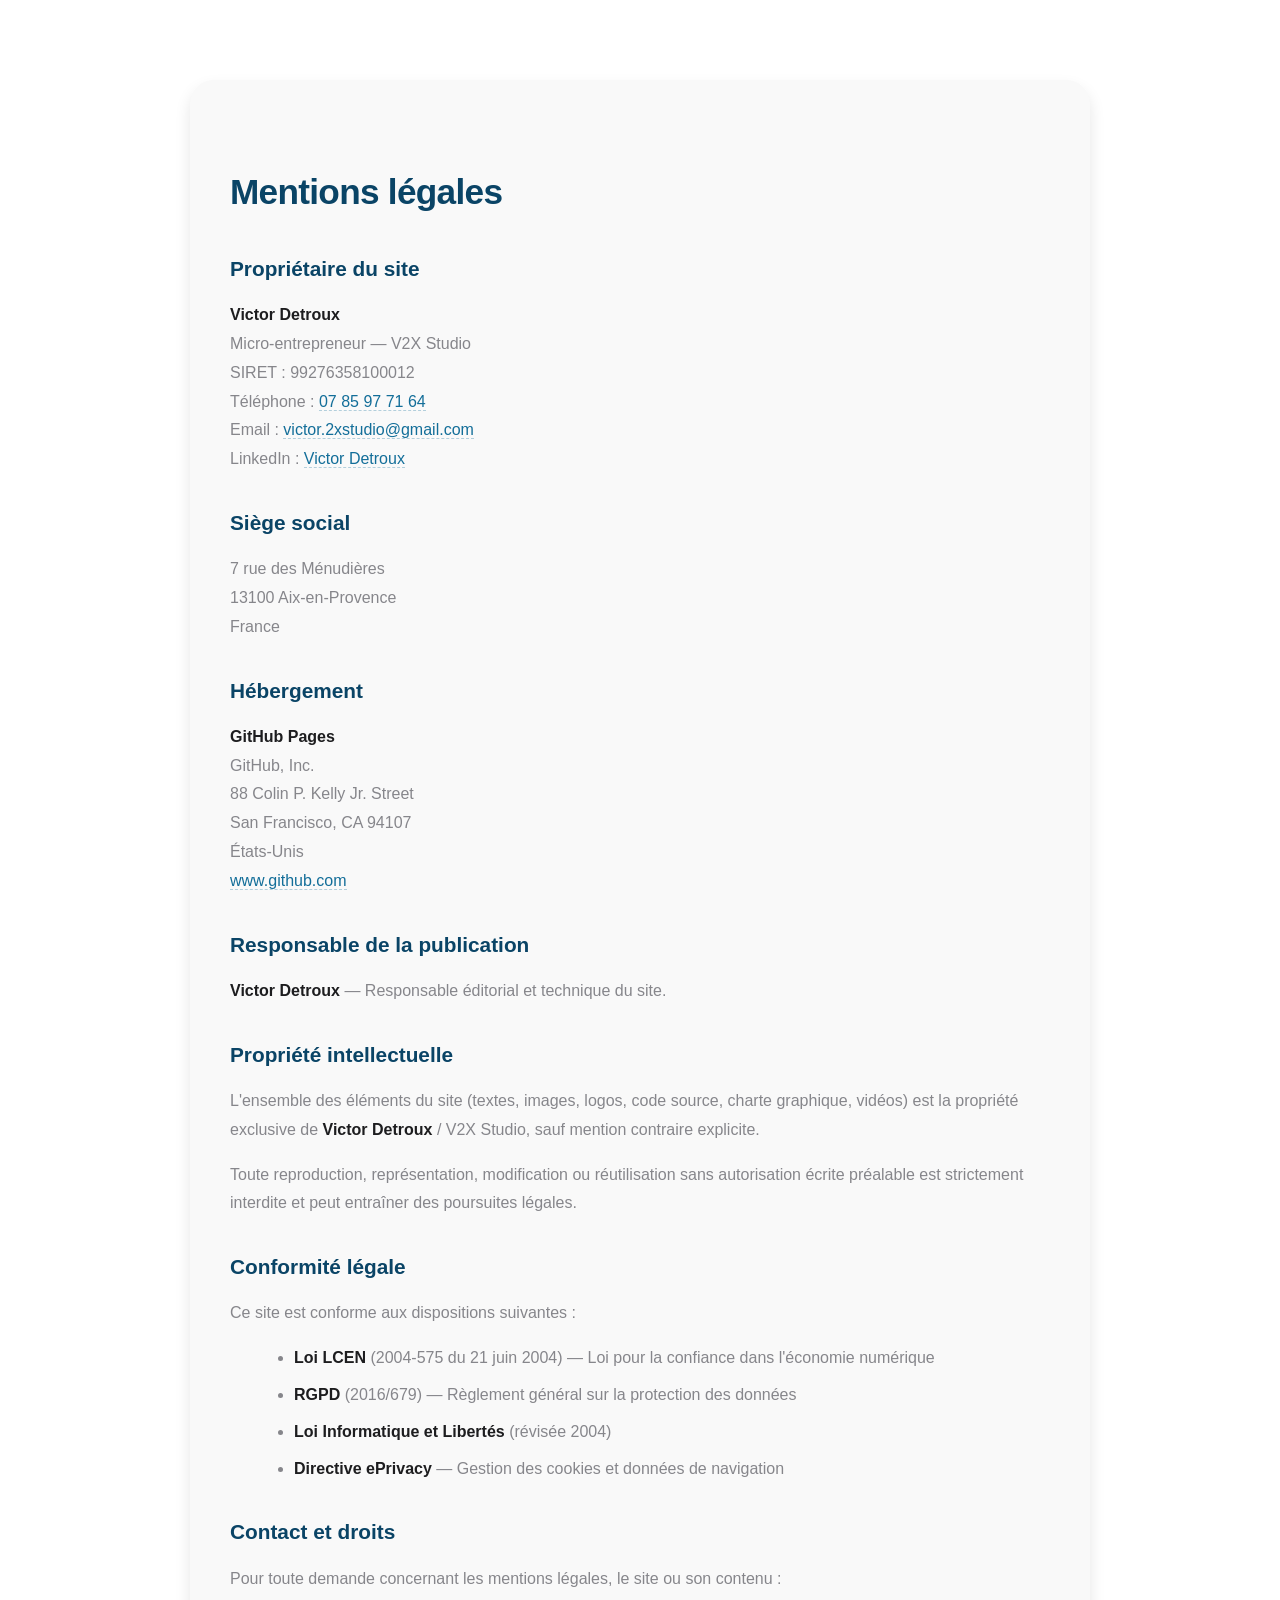
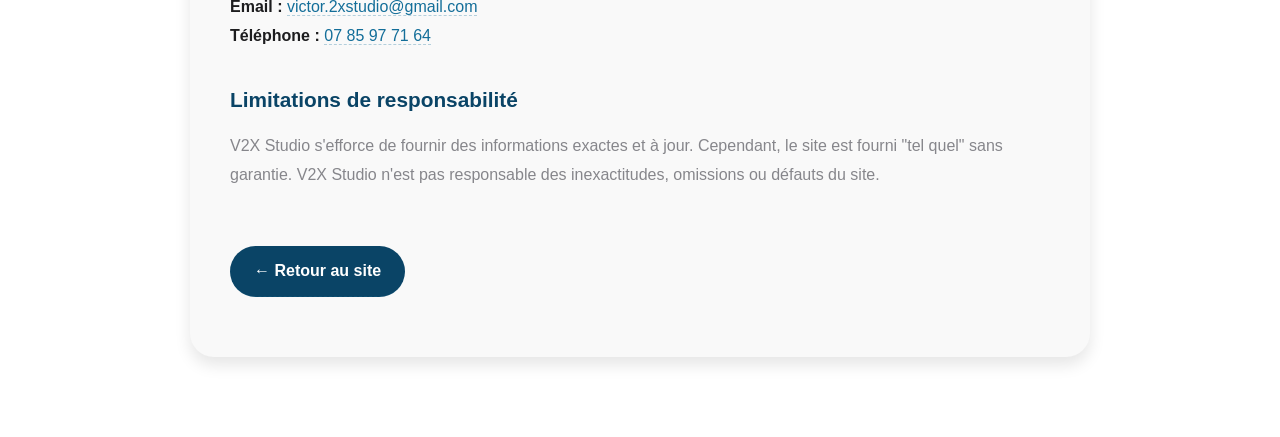
<file: mentions-legales.html>
<!doctype html>
<html lang="fr">
<head>
  <meta charset="utf-8">
  <meta name="viewport" content="width=device-width, initial-scale=1">
  <meta name="robots" content="index,follow">
  <meta name="theme-color" content="#0a4466">

  <title>Mentions légales — V2X Studio</title>
  <meta name="description" content="Mentions légales du site V2X Studio, création de sites web et SEO à Cavaillon.">

  <link rel="canonical" href="https://v2x-studio.fr/mentions-legales.html">
  <link rel="icon" href="/favicon.ico" sizes="any">

  <style>
    :root {
      --bg: #ffffff;
      --ink: #1d1d1f;
      --muted: #86868b;
      --border: #d2d2d7;
      --brand: #0a4466;
      --brand-light: #136e99;
      --surface: #f9f9f9;
      --shadow-md: 0 8px 16px rgba(0,0,0,0.1);
      --radius: 24px;
    }

    @media (prefers-color-scheme: dark) {
      :root {
        --bg: #000000;
        --ink: #f5f5f7;
        --muted: #a1a1a6;
        --border: #424245;
        --surface: #1a1a1c;
        --shadow-md: 0 8px 16px rgba(0,0,0,0.4);
      }
    }

    * { box-sizing: border-box; }
    html { scroll-behavior: smooth; }
    body {
      margin: 0;
      font-family: -apple-system, BlinkMacSystemFont, "Segoe UI", Inter, Roboto, "Helvetica Neue", sans-serif;
      color: var(--ink);
      background: var(--bg);
      line-height: 1.6;
      -webkit-font-smoothing: antialiased;
    }

    a { color: inherit; text-decoration: none; transition: color 0.2s ease; }
    a:hover { color: var(--brand); }

    .container { width: min(900px, 100% - 48px); margin-inline: auto; }
    main { max-width: 900px; margin: 80px auto; background: var(--surface); padding: 60px 40px; border-radius: var(--radius); box-shadow: var(--shadow-md); }

    h1 {
      font-size: 2.2rem;
      margin-bottom: 30px;
      color: var(--brand);
      font-weight: 800;
      letter-spacing: -0.02em;
    }

    h2 {
      font-size: 1.3rem;
      margin-top: 32px;
      margin-bottom: 16px;
      color: var(--brand);
      font-weight: 700;
    }

    p, li {
      font-size: 1rem;
      color: var(--muted);
      line-height: 1.8;
      margin-bottom: 16px;
    }

    strong { color: var(--ink); font-weight: 700; }

    ul { margin: 16px 0 24px 24px; }
    li { margin-bottom: 8px; }

    a {
      color: var(--brand-light);
      border-bottom: 1px dashed rgba(19,110,153,0.3);
      transition: all 0.2s ease;
    }
    a:hover {
      color: var(--brand);
      border-bottom-color: rgba(10,68,102,0.6);
    }

    .back-btn {
      display: inline-block;
      margin-top: 40px;
      padding: 12px 24px;
      background: var(--brand);
      color: white;
      border-radius: 100px;
      font-weight: 600;
      transition: all 0.2s ease;
    }
    .back-btn:hover { background: var(--brand-light); transform: translateY(-2px); }

    @media (max-width: 768px) {
      main { padding: 40px 24px; }
      h1 { font-size: 1.8rem; }
      h2 { font-size: 1.1rem; }
    }
  </style>
</head>

<body>
  <main class="container">
    <h1>Mentions légales</h1>

    <section>
      <h2>Propriétaire du site</h2>
      <p>
        <strong>Victor Detroux</strong><br>
        Micro-entrepreneur — V2X Studio<br>
        SIRET : 99276358100012<br>
        Téléphone : <a href="tel:+33785977164">07 85 97 71 64</a><br>
        Email : <a href="mailto:victor.2xstudio@gmail.com">victor.2xstudio@gmail.com</a><br>
        LinkedIn : <a href="https://www.linkedin.com/in/victor-detroux-bb9753234/" target="_blank" rel="noopener">Victor Detroux</a>
      </p>
    </section>

    <section>
      <h2>Siège social</h2>
      <p>
        7 rue des Ménudières<br>
        13100 Aix-en-Provence<br>
        France
      </p>
    </section>

    <section>
      <h2>Hébergement</h2>
      <p>
        <strong>GitHub Pages</strong><br>
        GitHub, Inc.<br>
        88 Colin P. Kelly Jr. Street<br>
        San Francisco, CA 94107<br>
        États-Unis<br>
        <a href="https://github.com" target="_blank" rel="noopener">www.github.com</a>
      </p>
    </section>

    <section>
      <h2>Responsable de la publication</h2>
      <p><strong>Victor Detroux</strong> — Responsable éditorial et technique du site.</p>
    </section>

    <section>
      <h2>Propriété intellectuelle</h2>
      <p>
        L'ensemble des éléments du site (textes, images, logos, code source, charte graphique, vidéos) est la propriété exclusive de <strong>Victor Detroux</strong> / V2X Studio, sauf mention contraire explicite. 
      </p>
      <p>Toute reproduction, représentation, modification ou réutilisation sans autorisation écrite préalable est strictement interdite et peut entraîner des poursuites légales.</p>
    </section>

    <section>
      <h2>Conformité légale</h2>
      <p>Ce site est conforme aux dispositions suivantes :</p>
      <ul>
        <li><strong>Loi LCEN</strong> (2004-575 du 21 juin 2004) — Loi pour la confiance dans l'économie numérique</li>
        <li><strong>RGPD</strong> (2016/679) — Règlement général sur la protection des données</li>
        <li><strong>Loi Informatique et Libertés</strong> (révisée 2004)</li>
        <li><strong>Directive ePrivacy</strong> — Gestion des cookies et données de navigation</li>
      </ul>
    </section>

    <section>
      <h2>Contact et droits</h2>
      <p>
        Pour toute demande concernant les mentions légales, le site ou son contenu :<br>
        <strong>Email :</strong> <a href="mailto:victor.2xstudio@gmail.com">victor.2xstudio@gmail.com</a><br>
        <strong>Téléphone :</strong> <a href="tel:+33785977164">07 85 97 71 64</a>
      </p>
    </section>

    <section>
      <h2>Limitations de responsabilité</h2>
      <p>
        V2X Studio s'efforce de fournir des informations exactes et à jour. Cependant, le site est fourni "tel quel" sans garantie. V2X Studio n'est pas responsable des inexactitudes, omissions ou défauts du site.
      </p>
    </section>

    <a href="./" class="back-btn">← Retour au site</a>
  </main>
</body>
</html>
</file>
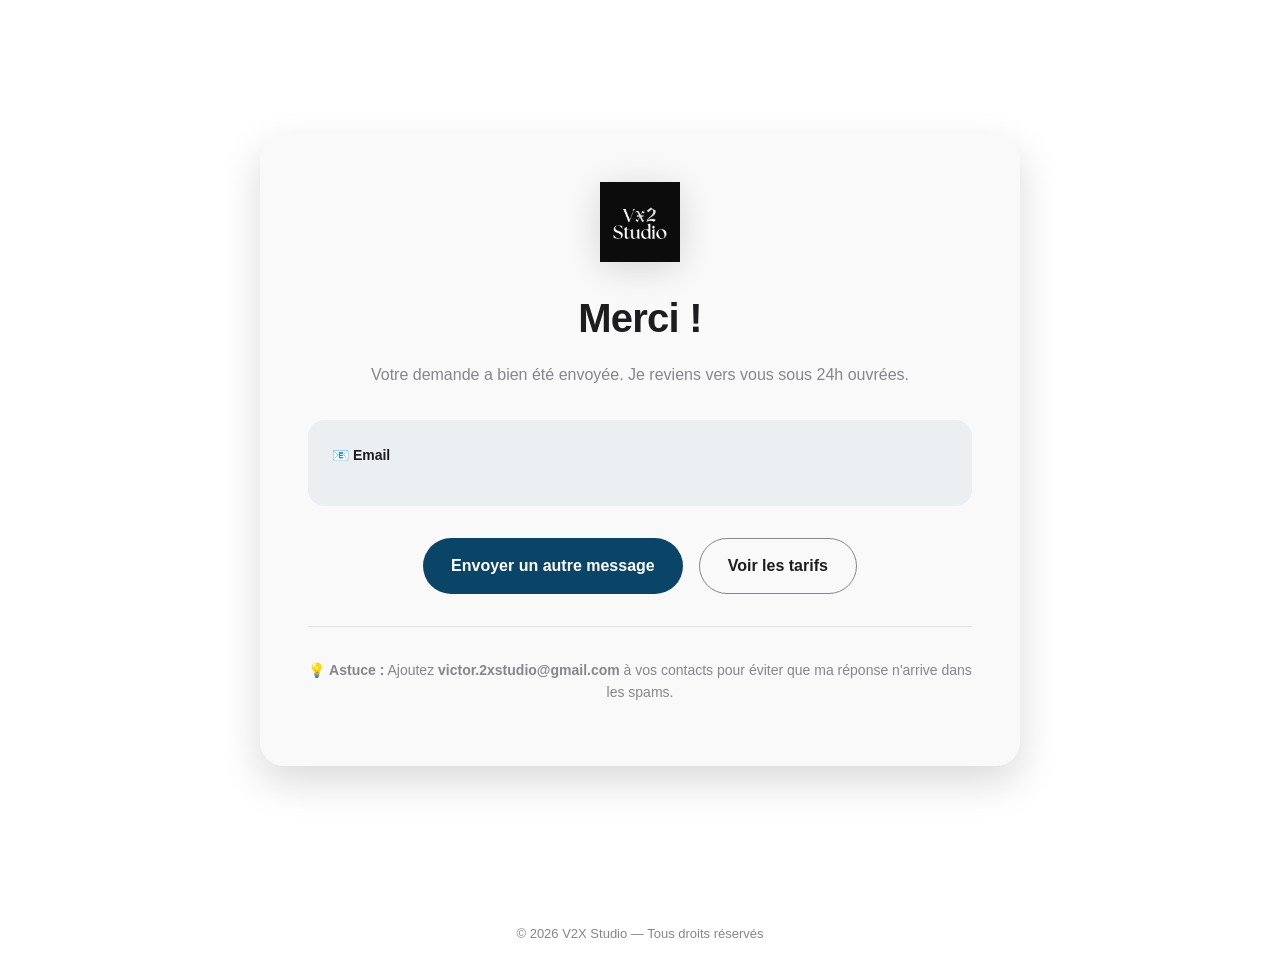
<file: merci.html>
<!doctype html>
<html lang="fr">
<head>
  <meta charset="utf-8">
  <meta name="viewport" content="width=device-width, initial-scale=1">
  <meta name="robots" content="noindex, nofollow">
  <meta name="theme-color" content="#0a4466">
  <title>Merci — V2X Studio</title>

  <link rel="icon" href="/favicon.ico" sizes="any">

  <style>
    :root {
      --bg: #ffffff;
      --ink: #1d1d1f;
      --muted: #86868b;
      --surface: #f9f9f9;
      --brand: #0a4466;
      --brand-light: #136e99;
      --shadow-lg: 0 16px 40px rgba(0,0,0,0.15);
      --radius: 24px;
    }

    @media (prefers-color-scheme: dark) {
      :root {
        --bg: #000000;
        --ink: #f5f5f7;
        --muted: #a1a1a6;
        --surface: #1a1a1c;
        --shadow-lg: 0 16px 40px rgba(0,0,0,0.4);
      }
    }

    * { box-sizing: border-box; }
    html { scroll-behavior: smooth; }
    body {
      margin: 0;
      font-family: -apple-system, BlinkMacSystemFont, "Segoe UI", Inter, Roboto, sans-serif;
      color: var(--ink);
      background: var(--bg);
      line-height: 1.6;
      -webkit-font-smoothing: antialiased;
    }

    a { color: inherit; text-decoration: none; transition: all 0.2s ease; }
    a:hover { color: var(--brand); }

    main {
      min-height: 100dvh;
      display: flex;
      align-items: center;
      justify-content: center;
      padding: 48px 20px;
    }

    .container { width: min(760px, 100%); }

    .card {
      background: var(--surface);
      border-radius: var(--radius);
      padding: 48px;
      box-shadow: var(--shadow-lg);
      text-align: center;
    }

    .logo {
      width: 80px;
      height: auto;
      margin: 0 auto 24px;
      display: block;
      opacity: 0.95;
      filter: drop-shadow(0 6px 18px rgba(0,0,0,0.15));
    }

    h1 {
      margin: 0 0 12px;
      font-size: clamp(24px, 5vw, 40px);
      font-weight: 800;
      letter-spacing: -0.02em;
    }

    .lead {
      margin: 0 0 32px;
      color: var(--muted);
      font-size: 16px;
      line-height: 1.6;
    }

    .recap {
      display: grid;
      gap: 16px;
      margin: 32px 0;
      padding: 24px;
      background: rgba(10, 68, 102, 0.05);
      border-radius: 16px;
      text-align: left;
      font-size: 14px;
    }

    .recap b { display: block; color: var(--ink); margin-bottom: 4px; }
    .recap div { color: var(--muted); margin-bottom: 12px; }

    .actions {
      display: flex;
      gap: 16px;
      flex-wrap: wrap;
      justify-content: center;
      margin: 32px 0 0;
    }

    .btn {
      display: inline-flex;
      align-items: center;
      justify-content: center;
      padding: 14px 28px;
      border-radius: 980px;
      font-weight: 600;
      font-size: 16px;
      border: none;
      cursor: pointer;
      transition: all 0.2s ease;
      text-decoration: none;
    }

    .btn.primary {
      background: var(--brand);
      color: white;
    }
    .btn.primary:hover { background: var(--brand-light); transform: translateY(-2px); }

    .btn.ghost {
      background: var(--surface);
      border: 1px solid var(--muted);
      color: var(--ink);
    }
    .btn.ghost:hover { border-color: var(--brand); color: var(--brand); }

    hr {
      border: none;
      height: 1px;
      background: var(--muted);
      opacity: 0.2;
      margin: 32px 0;
    }

    .tip {
      font-size: 14px;
      color: var(--muted);
      line-height: 1.6;
    }

    footer {
      color: var(--muted);
      padding: 24px 0;
      text-align: center;
      font-size: 13px;
    }

    @media (max-width: 600px) {
      .card { padding: 40px 24px; }
      .actions { flex-direction: column; }
      .btn { width: 100%; }
    }
  </style>
</head>

<body>
  <main>
    <div class="container">
      <section class="card">
        <img class="logo" src="image/V2XSTUDIO.webp" alt="V2X Studio">
        
        <h1>Merci <span id="who"></span>!</h1>
        <p class="lead">Votre demande a bien été envoyée. Je reviens vers vous sous 24h ouvrées.</p>

        <div class="recap" id="recap" hidden>
          <div><b>📧 Email</b><span id="mail"></span></div>
        </div>

        <div class="actions">
          <a class="btn primary" href="index.html#contact">Envoyer un autre message</a>
          <a class="btn ghost" href="index.html#prix">Voir les tarifs</a>
        </div>

        <hr>

        <p class="tip">
          💡 <strong>Astuce :</strong> Ajoutez <strong>victor.2xstudio@gmail.com</strong> à vos contacts pour éviter que ma réponse n'arrive dans les spams.
        </p>
      </section>
    </div>
  </main>

  <footer>
    © <span id="year"></span> V2X Studio — Tous droits réservés
  </footer>

  <script>
    // Update year
    document.getElementById('year').textContent = new Date().getFullYear();

    // Get URL params
    const params = new URLSearchParams(location.search);
    const nom = (params.get('nom') || '').trim();
    const email = (params.get('email') || '').trim();

    // Display first name if available
    if (nom) {
      const firstName = nom.split(' ')[0];
      document.getElementById('who').textContent = firstName;
    }

    // Display recap if email present
    if (email) {
      document.getElementById('recap').hidden = false;
      document.getElementById('mail').textContent = email;
    }
  </script>
</body>
</html>
</file>
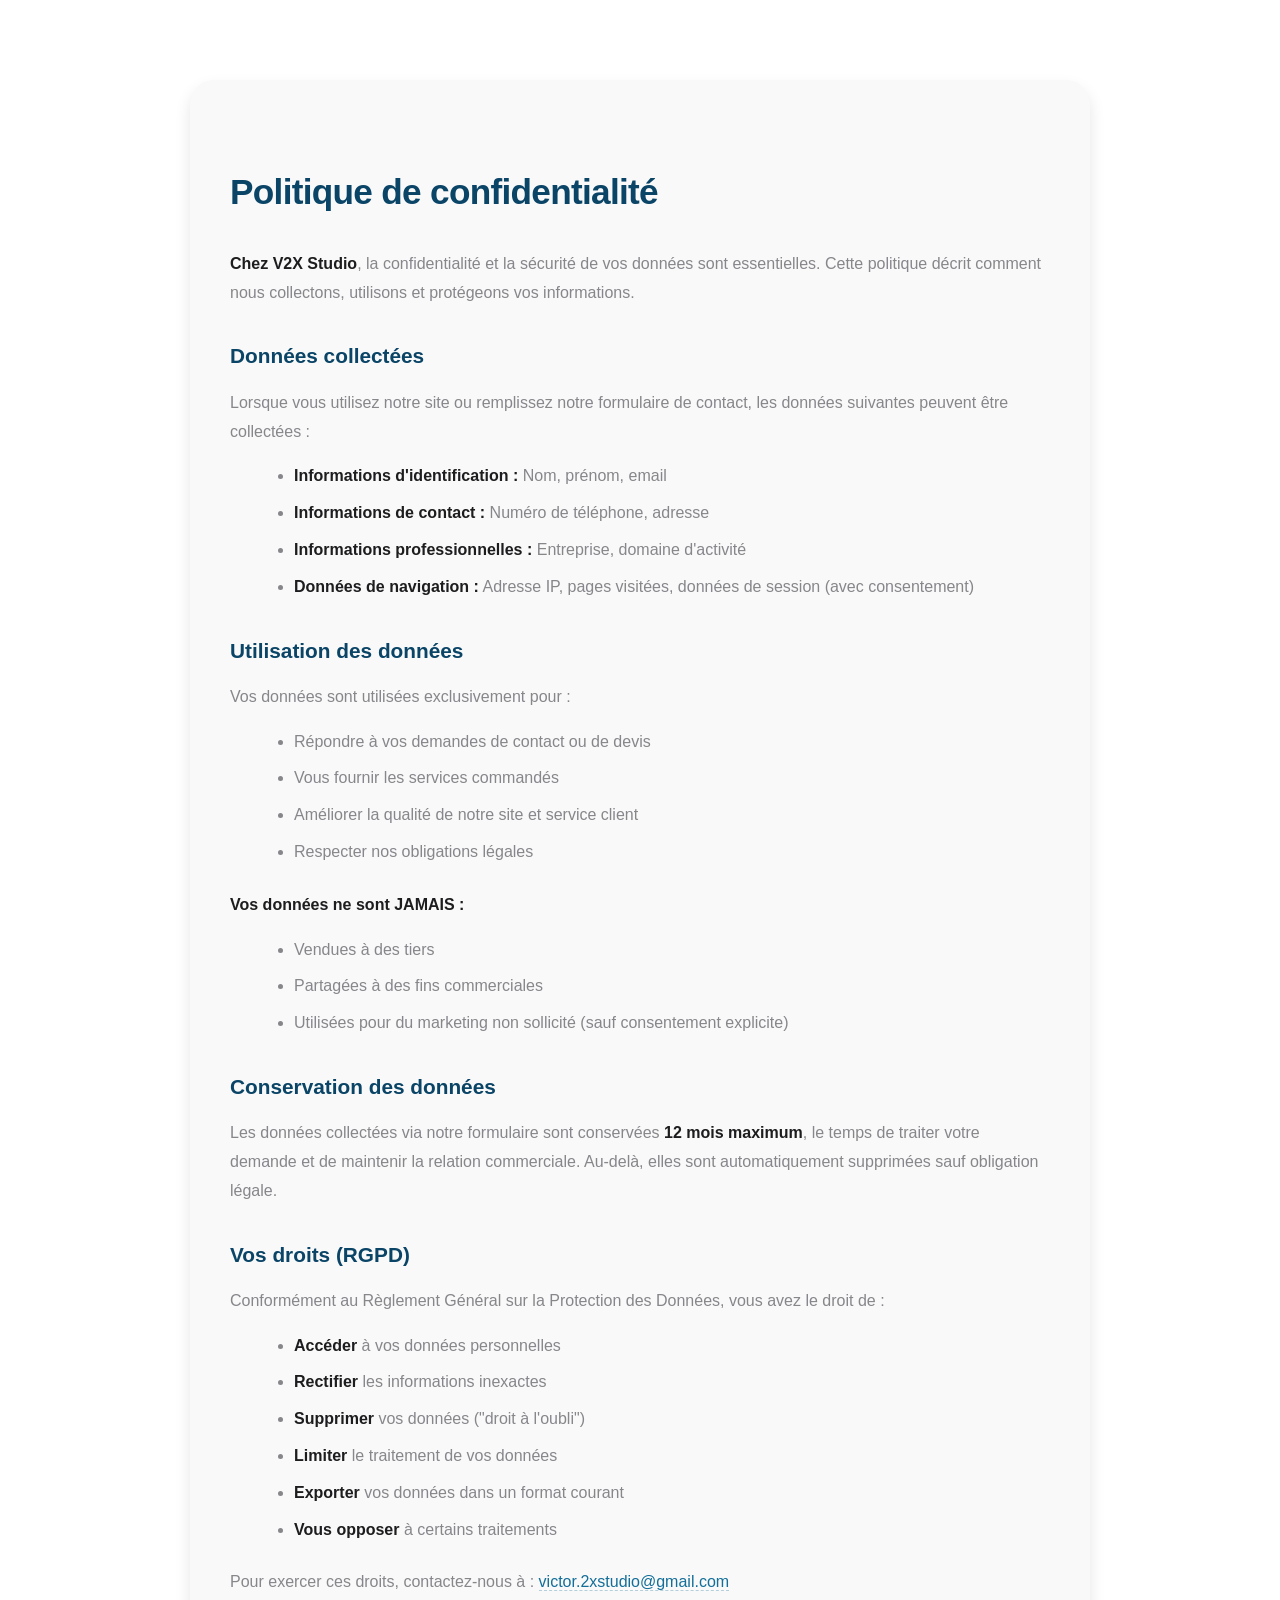
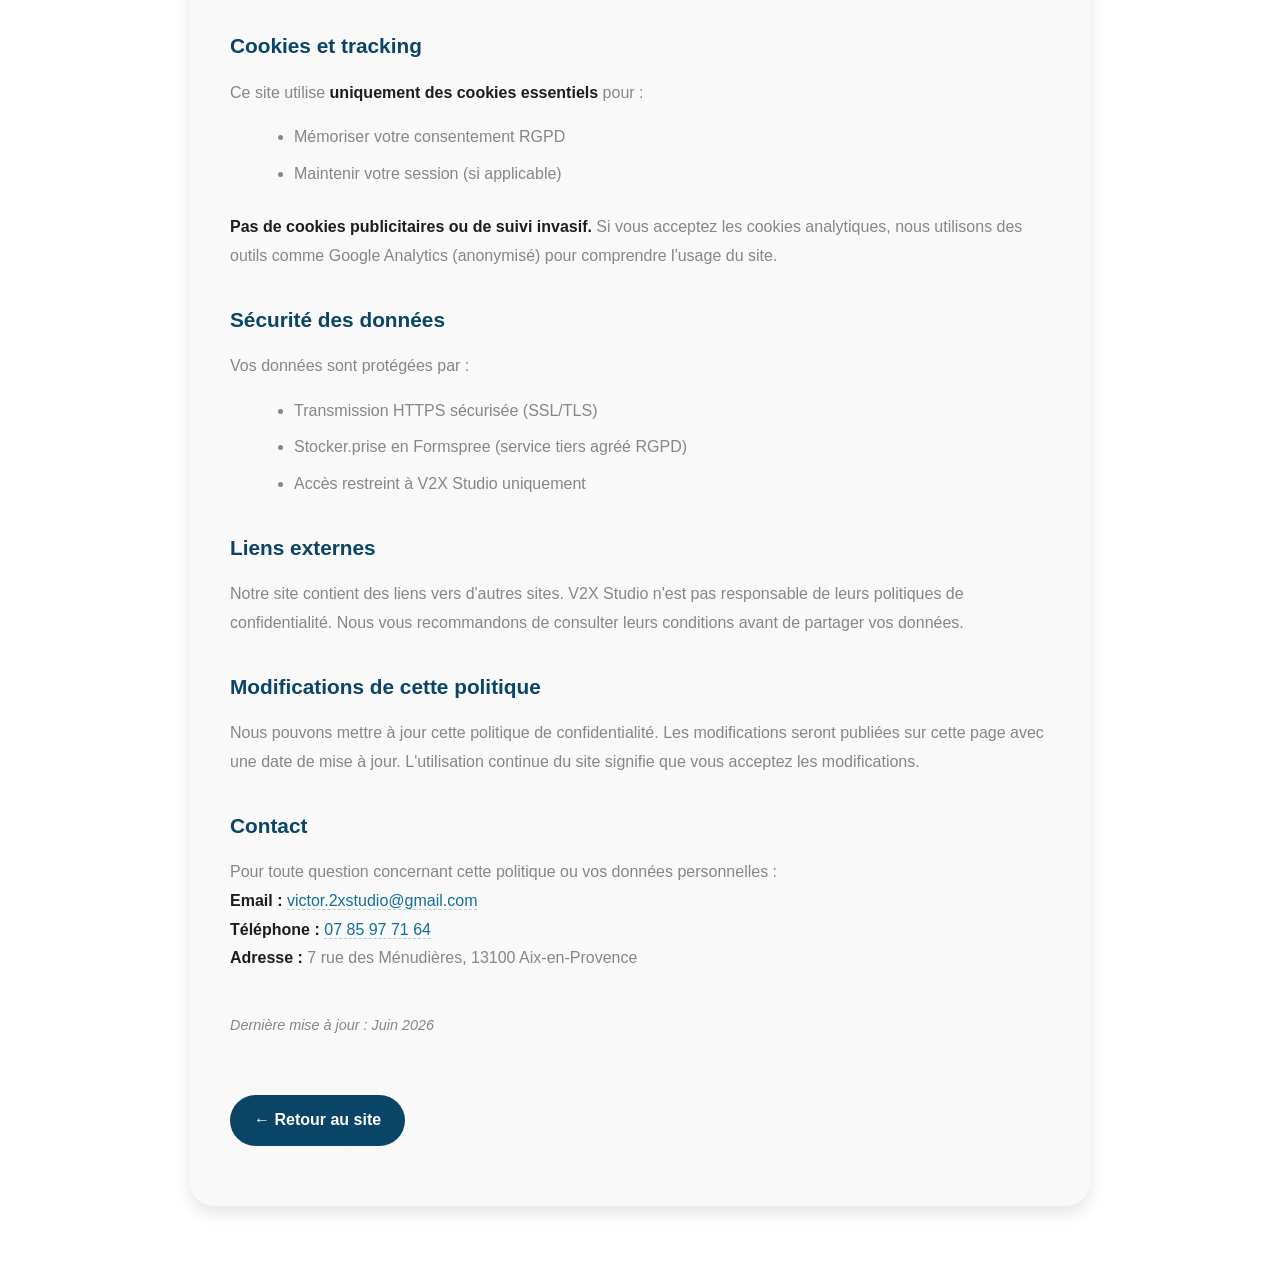
<file: politique-confidentialite.html>
<!doctype html>
<html lang="fr">
<head>
  <meta charset="utf-8">
  <meta name="viewport" content="width=device-width, initial-scale=1">
  <meta name="robots" content="index,follow">
  <meta name="theme-color" content="#0a4466">

  <title>Politique de confidentialité — V2X Studio</title>
  <meta name="description" content="Politique de confidentialité de V2X Studio, agence web à Cavaillon.">

  <link rel="canonical" href="https://v2x-studio.fr/politique-confidentialite.html">
  <link rel="icon" href="/favicon.ico" sizes="any">

  <style>
    :root {
      --bg: #ffffff;
      --ink: #1d1d1f;
      --muted: #86868b;
      --border: #d2d2d7;
      --brand: #0a4466;
      --brand-light: #136e99;
      --surface: #f9f9f9;
      --shadow-md: 0 8px 16px rgba(0,0,0,0.1);
      --radius: 24px;
    }

    @media (prefers-color-scheme: dark) {
      :root {
        --bg: #000000;
        --ink: #f5f5f7;
        --muted: #a1a1a6;
        --border: #424245;
        --surface: #1a1a1c;
        --shadow-md: 0 8px 16px rgba(0,0,0,0.4);
      }
    }

    * { box-sizing: border-box; }
    html { scroll-behavior: smooth; }
    body {
      margin: 0;
      font-family: -apple-system, BlinkMacSystemFont, "Segoe UI", Inter, Roboto, "Helvetica Neue", sans-serif;
      color: var(--ink);
      background: var(--bg);
      line-height: 1.6;
      -webkit-font-smoothing: antialiased;
    }

    a { color: inherit; text-decoration: none; transition: color 0.2s ease; }
    a:hover { color: var(--brand); }

    .container { width: min(900px, 100% - 48px); margin-inline: auto; }
    main { max-width: 900px; margin: 80px auto; background: var(--surface); padding: 60px 40px; border-radius: var(--radius); box-shadow: var(--shadow-md); }

    h1 {
      font-size: 2.2rem;
      margin-bottom: 30px;
      color: var(--brand);
      font-weight: 800;
      letter-spacing: -0.02em;
    }

    h2 {
      font-size: 1.3rem;
      margin-top: 32px;
      margin-bottom: 16px;
      color: var(--brand);
      font-weight: 700;
    }

    p, li {
      font-size: 1rem;
      color: var(--muted);
      line-height: 1.8;
      margin-bottom: 16px;
    }

    strong { color: var(--ink); font-weight: 700; }

    ul { margin: 16px 0 24px 24px; }
    li { margin-bottom: 8px; }

    a {
      color: var(--brand-light);
      border-bottom: 1px dashed rgba(19,110,153,0.3);
      transition: all 0.2s ease;
    }
    a:hover {
      color: var(--brand);
      border-bottom-color: rgba(10,68,102,0.6);
    }

    .back-btn {
      display: inline-block;
      margin-top: 40px;
      padding: 12px 24px;
      background: var(--brand);
      color: white;
      border-radius: 100px;
      font-weight: 600;
      transition: all 0.2s ease;
    }
    .back-btn:hover { background: var(--brand-light); transform: translateY(-2px); }

    @media (max-width: 768px) {
      main { padding: 40px 24px; }
      h1 { font-size: 1.8rem; }
      h2 { font-size: 1.1rem; }
    }
  </style>
</head>

<body>
  <main class="container">
    <h1>Politique de confidentialité</h1>

    <section>
      <p><strong>Chez V2X Studio</strong>, la confidentialité et la sécurité de vos données sont essentielles. Cette politique décrit comment nous collectons, utilisons et protégeons vos informations.</p>
    </section>

    <section>
      <h2>Données collectées</h2>
      <p>Lorsque vous utilisez notre site ou remplissez notre formulaire de contact, les données suivantes peuvent être collectées :</p>
      <ul>
        <li><strong>Informations d'identification :</strong> Nom, prénom, email</li>
        <li><strong>Informations de contact :</strong> Numéro de téléphone, adresse</li>
        <li><strong>Informations professionnelles :</strong> Entreprise, domaine d'activité</li>
        <li><strong>Données de navigation :</strong> Adresse IP, pages visitées, données de session (avec consentement)</li>
      </ul>
    </section>

    <section>
      <h2>Utilisation des données</h2>
      <p>Vos données sont utilisées exclusivement pour :</p>
      <ul>
        <li>Répondre à vos demandes de contact ou de devis</li>
        <li>Vous fournir les services commandés</li>
        <li>Améliorer la qualité de notre site et service client</li>
        <li>Respecter nos obligations légales</li>
      </ul>
      <p><strong>Vos données ne sont JAMAIS :</strong></p>
      <ul>
        <li>Vendues à des tiers</li>
        <li>Partagées à des fins commerciales</li>
        <li>Utilisées pour du marketing non sollicité (sauf consentement explicite)</li>
      </ul>
    </section>

    <section>
      <h2>Conservation des données</h2>
      <p>
        Les données collectées via notre formulaire sont conservées <strong>12 mois maximum</strong>, le temps de traiter votre demande et de maintenir la relation commerciale. 
        Au-delà, elles sont automatiquement supprimées sauf obligation légale.
      </p>
    </section>

    <section>
      <h2>Vos droits (RGPD)</h2>
      <p>Conformément au Règlement Général sur la Protection des Données, vous avez le droit de :</p>
      <ul>
        <li><strong>Accéder</strong> à vos données personnelles</li>
        <li><strong>Rectifier</strong> les informations inexactes</li>
        <li><strong>Supprimer</strong> vos données ("droit à l'oubli")</li>
        <li><strong>Limiter</strong> le traitement de vos données</li>
        <li><strong>Exporter</strong> vos données dans un format courant</li>
        <li><strong>Vous opposer</strong> à certains traitements</li>
      </ul>
      <p>Pour exercer ces droits, contactez-nous à : <a href="mailto:victor.2xstudio@gmail.com">victor.2xstudio@gmail.com</a></p>
    </section>

    <section>
      <h2>Cookies et tracking</h2>
      <p>
        Ce site utilise <strong>uniquement des cookies essentiels</strong> pour :
      </p>
      <ul>
        <li>Mémoriser votre consentement RGPD</li>
        <li>Maintenir votre session (si applicable)</li>
      </ul>
      <p>
        <strong>Pas de cookies publicitaires ou de suivi invasif.</strong> Si vous acceptez les cookies analytiques, nous utilisons des outils comme Google Analytics (anonymisé) pour comprendre l'usage du site.
      </p>
    </section>

    <section>
      <h2>Sécurité des données</h2>
      <p>
        Vos données sont protégées par :
      </p>
      <ul>
        <li>Transmission HTTPS sécurisée (SSL/TLS)</li>
        <li>Stocker.prise en Formspree (service tiers agréé RGPD)</li>
        <li>Accès restreint à V2X Studio uniquement</li>
      </ul>
    </section>

    <section>
      <h2>Liens externes</h2>
      <p>
        Notre site contient des liens vers d'autres sites. V2X Studio n'est pas responsable de leurs politiques de confidentialité. 
        Nous vous recommandons de consulter leurs conditions avant de partager vos données.
      </p>
    </section>

    <section>
      <h2>Modifications de cette politique</h2>
      <p>
        Nous pouvons mettre à jour cette politique de confidentialité. Les modifications seront publiées sur cette page avec une date de mise à jour.
        L'utilisation continue du site signifie que vous acceptez les modifications.
      </p>
    </section>

    <section>
      <h2>Contact</h2>
      <p>
        Pour toute question concernant cette politique ou vos données personnelles :<br>
        <strong>Email :</strong> <a href="mailto:victor.2xstudio@gmail.com">victor.2xstudio@gmail.com</a><br>
        <strong>Téléphone :</strong> <a href="tel:+33785977164">07 85 97 71 64</a><br>
        <strong>Adresse :</strong> 7 rue des Ménudières, 13100 Aix-en-Provence
      </p>
    </section>

    <p style="margin-top: 40px; font-size: 0.9rem; color: var(--muted);">
      <em>Dernière mise à jour : Juin 2026</em>
    </p>

    <a href="./" class="back-btn">← Retour au site</a>
  </main>
</body>
</html>
</file>
